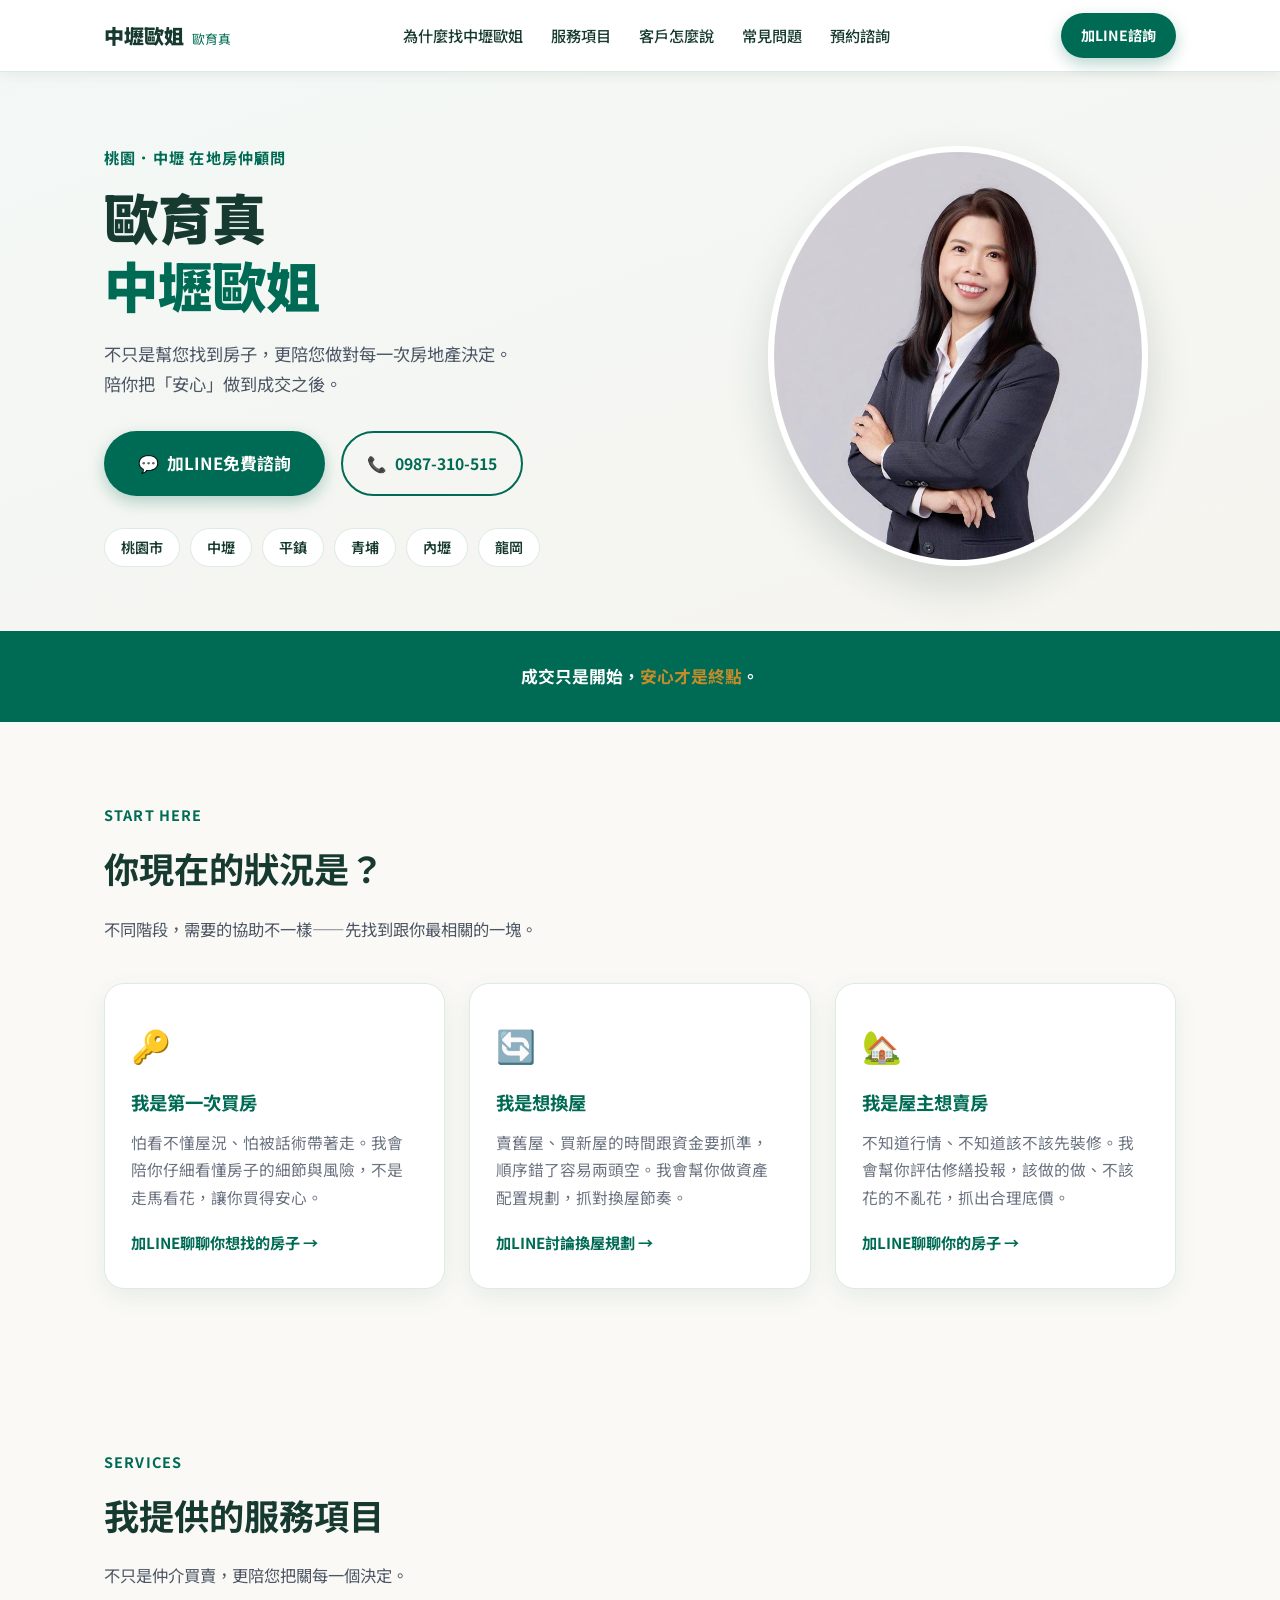
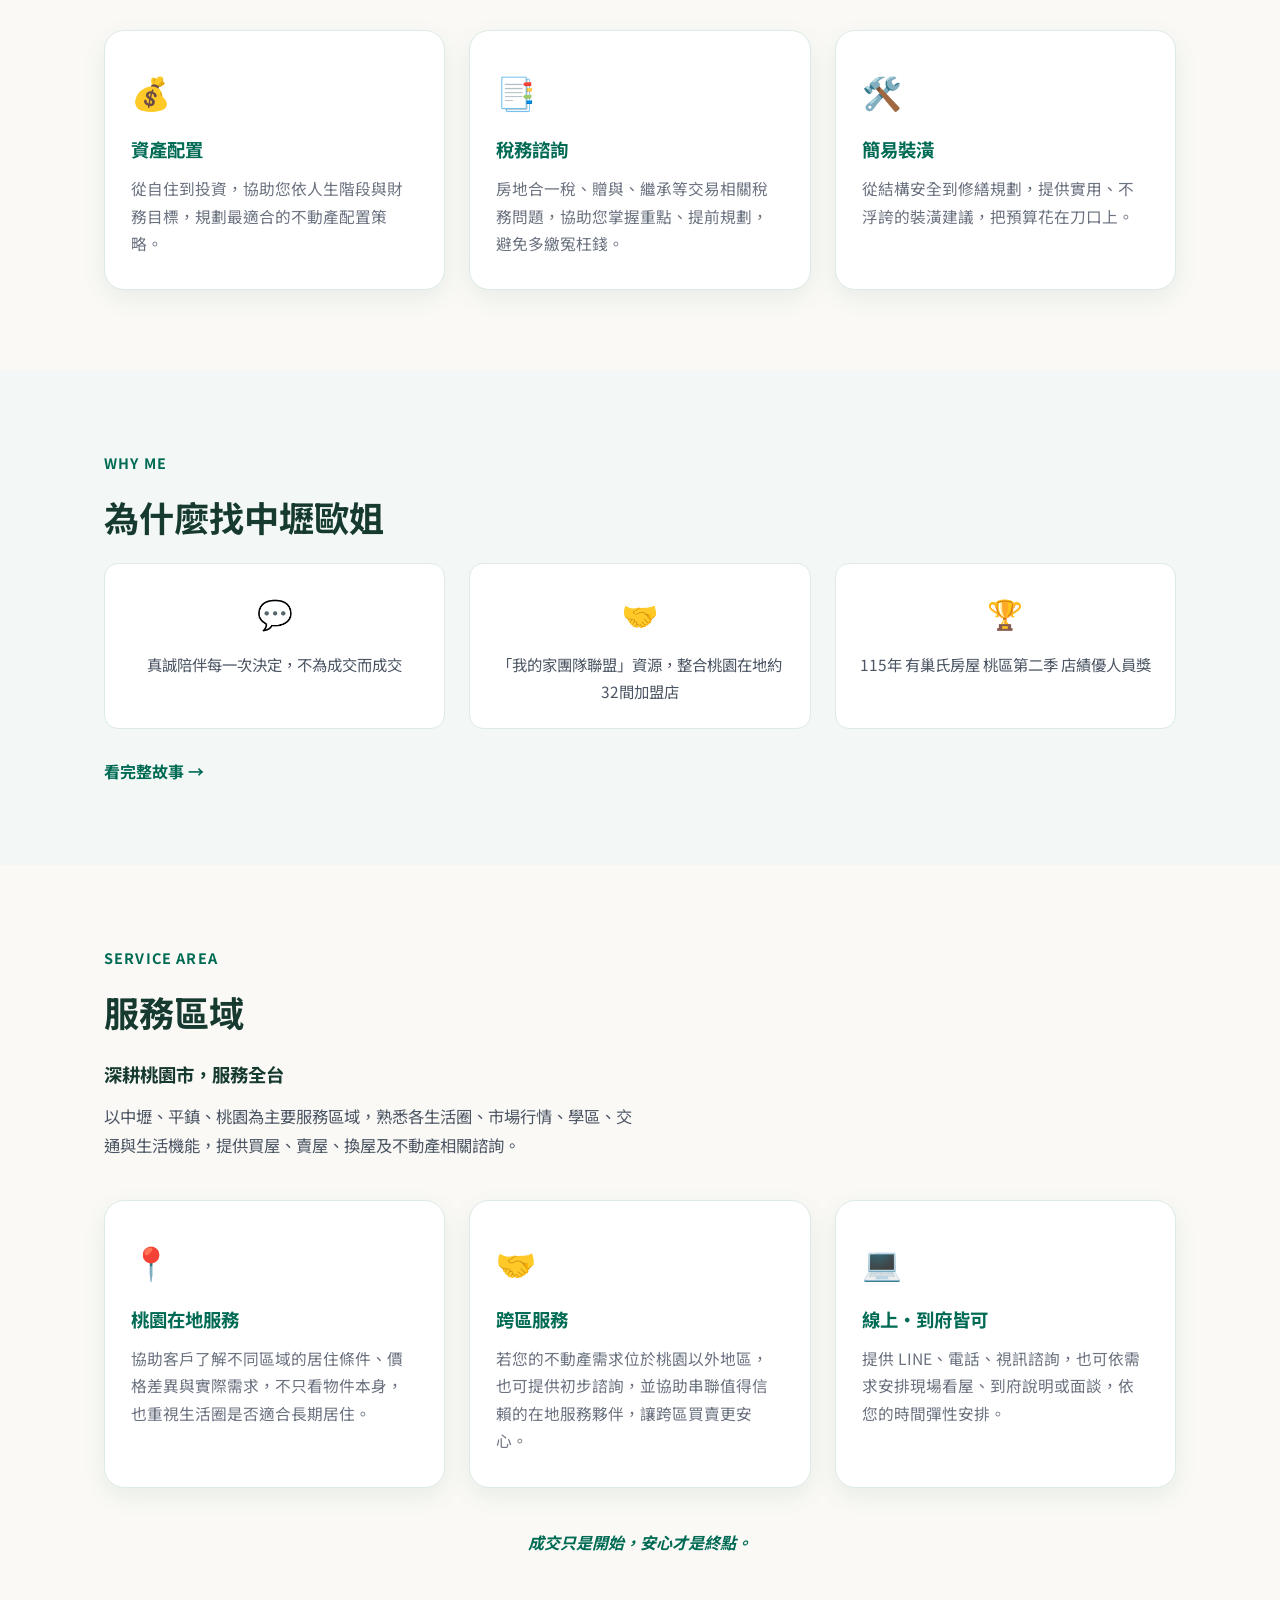
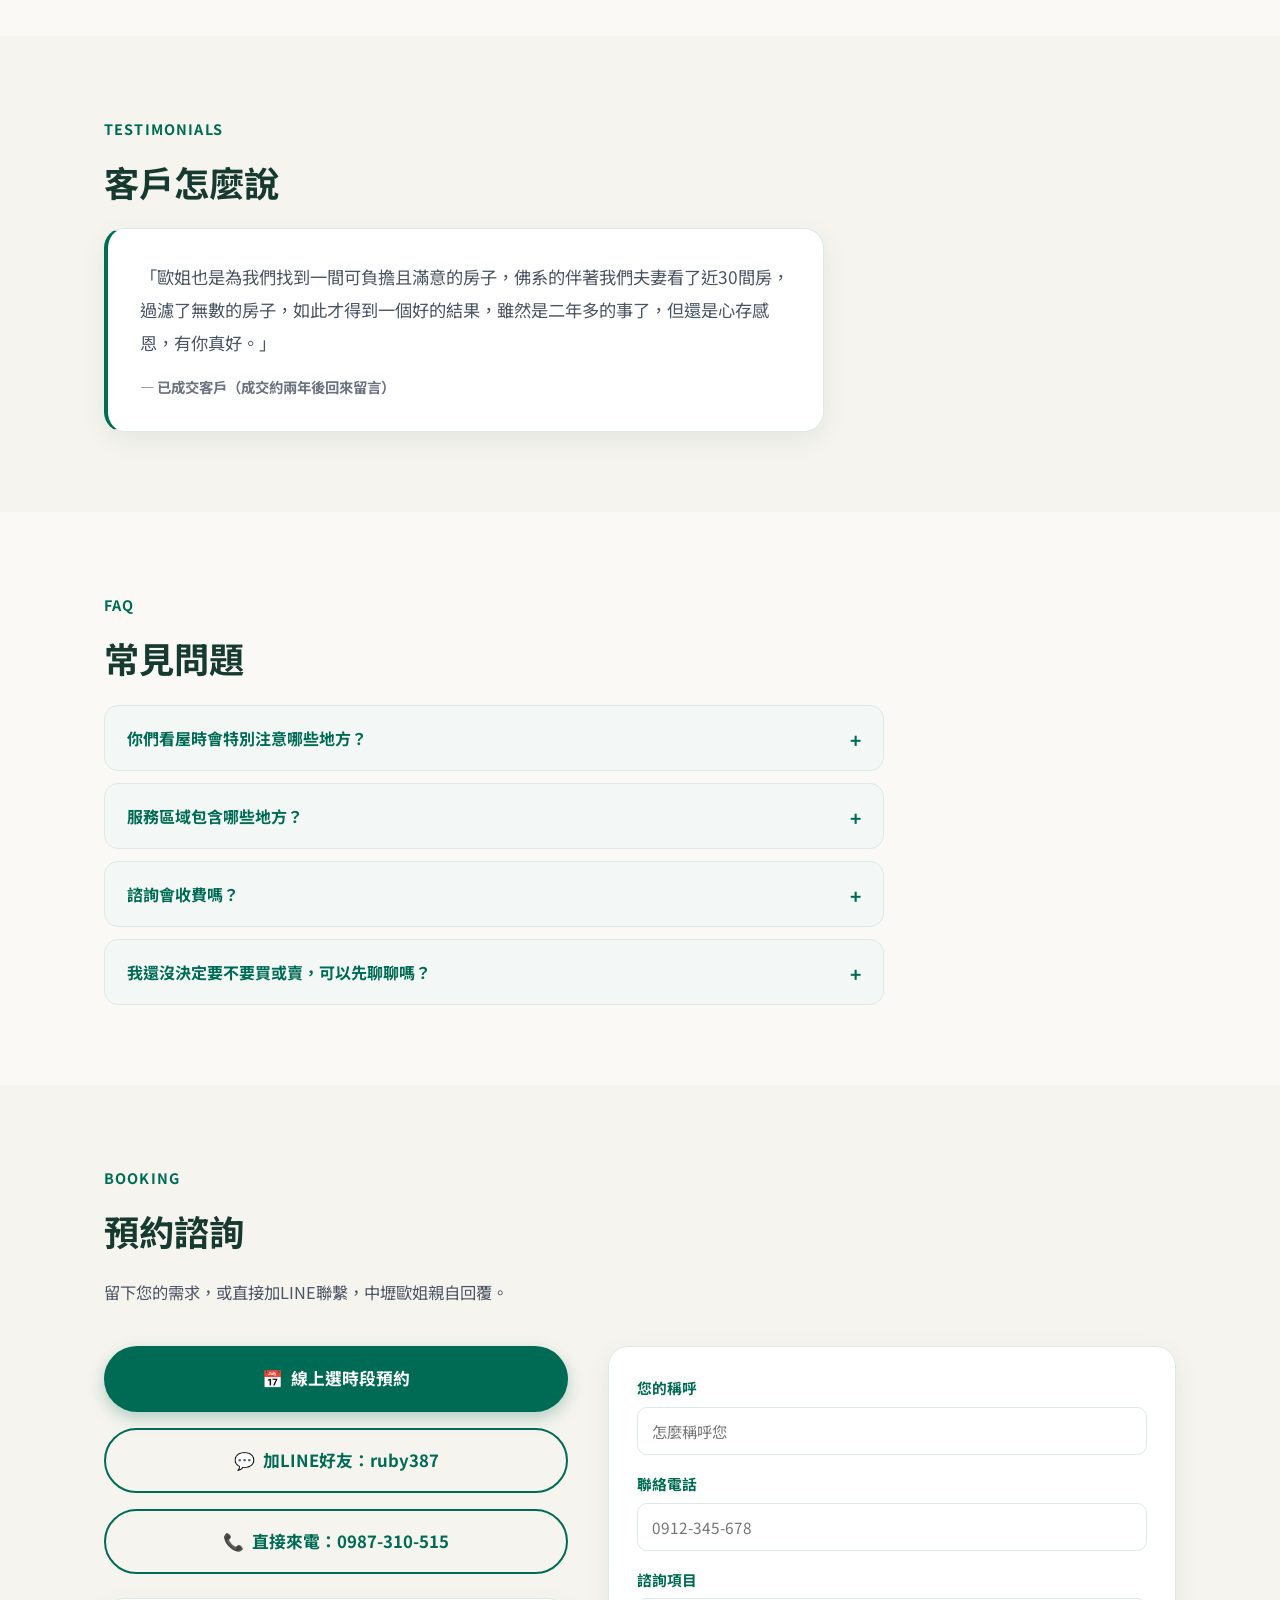
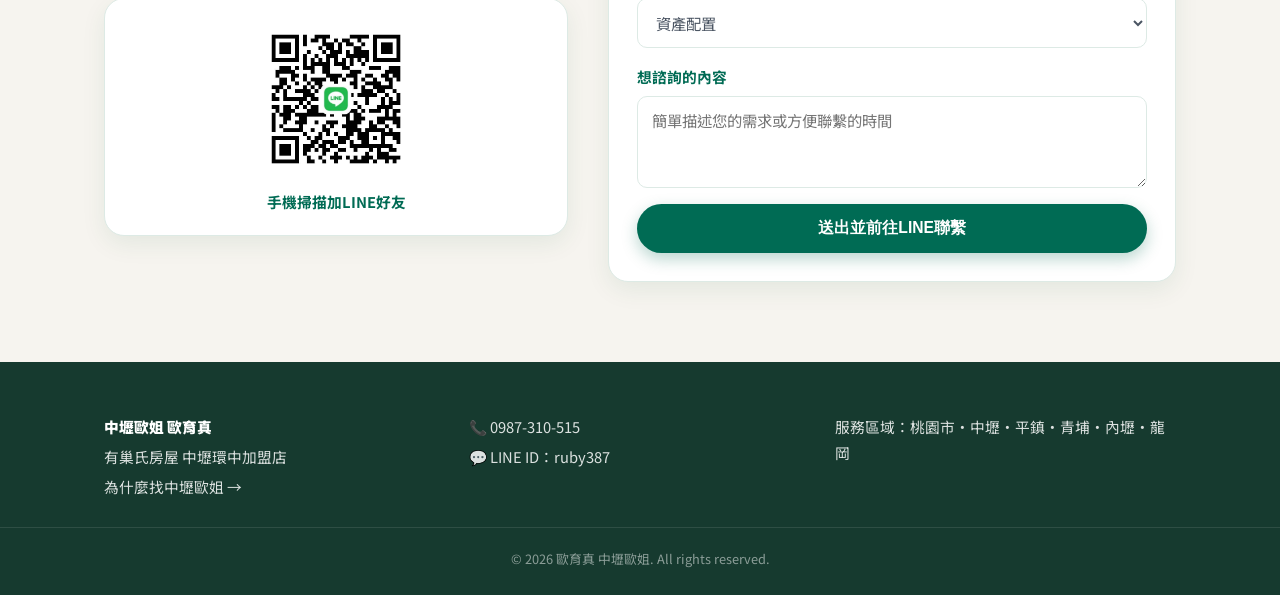
<file: index.html>
<!DOCTYPE html>
<html lang="zh-Hant-TW">
<head>
<meta charset="UTF-8">
<meta name="viewport" content="width=device-width, initial-scale=1.0">
<title>中壢歐姐 歐育真｜桃園中壢房仲｜資產配置・稅務諮詢・簡易裝潢</title>
<meta name="description" content="歐育真（中壢歐姐），有巢氏房屋資深房仲，深耕桃園市、中壢、平鎮、青埔、內壢、龍岡。提供資產配置、稅務諮詢、簡易裝潢服務，25年+工程與建築背景，看屋更懂結構與風險。加LINE免費諮詢。">
<meta name="keywords" content="中壢歐姐,歐育真,桃園房仲,中壢房仲,平鎮房仲,青埔房仲,內壢房仲,龍岡房仲,資產配置,稅務諮詢,簡易裝潢,有巢氏房屋">
<meta name="author" content="歐育真">
<link rel="canonical" href="https://sataco0515.github.io/ouyuzhen-realty/">

<!-- Open Graph -->
<meta property="og:type" content="profile">
<meta property="og:locale" content="zh_TW">
<meta property="og:site_name" content="中壢歐姐 歐育真">
<meta property="og:title" content="中壢歐姐 歐育真｜桃園中壢房仲｜資產配置・稅務諮詢・簡易裝潢">
<meta property="og:description" content="深耕桃園市、中壢、平鎮、青埔、內壢、龍岡。25年+工程與建築背景，資產配置、稅務諮詢、簡易裝潢，加LINE免費諮詢。">
<meta property="og:image" content="https://sataco0515.github.io/ouyuzhen-realty/assets/img/profile-photo-web.jpg">
<meta property="og:url" content="https://sataco0515.github.io/ouyuzhen-realty/">

<!-- Twitter -->
<meta name="twitter:card" content="summary_large_image">
<meta name="twitter:title" content="中壢歐姐 歐育真｜桃園中壢房仲">
<meta name="twitter:description" content="資產配置・稅務諮詢・簡易裝潢｜25年+工程與建築背景｜加LINE免費諮詢">
<meta name="twitter:image" content="https://sataco0515.github.io/ouyuzhen-realty/assets/img/profile-photo-web.jpg">

<link rel="icon" href="assets/img/favicon.svg" type="image/svg+xml">
<link rel="preconnect" href="https://fonts.googleapis.com">
<link rel="preconnect" href="https://fonts.gstatic.com" crossorigin>
<link href="https://fonts.googleapis.com/css2?family=Noto+Sans+TC:wght@400;500;700;900&display=swap" rel="stylesheet">
<link rel="stylesheet" href="assets/css/style.css">

<script type="application/ld+json">
{
  "@context": "https://schema.org",
  "@type": "RealEstateAgent",
  "name": "歐育真",
  "alternateName": "中壢歐姐",
  "image": "https://sataco0515.github.io/ouyuzhen-realty/assets/img/profile-photo-web.jpg",
  "url": "https://sataco0515.github.io/ouyuzhen-realty/",
  "telephone": "+886-987-310-515",
  "areaServed": ["桃園市", "中壢區", "平鎮區", "青埔", "內壢", "龍岡"],
  "address": {
    "@type": "PostalAddress",
    "addressRegion": "桃園市",
    "addressCountry": "TW"
  },
  "sameAs": [
    "https://line.me/ti/p/~ruby387"
  ],
  "worksFor": {
    "@type": "Organization",
    "name": "有巢氏房屋 中壢環中加盟店"
  },
  "knowsAbout": ["資產配置", "稅務諮詢", "簡易裝潢", "不動產買賣"]
}
</script>
<script type="application/ld+json">
{
  "@context": "https://schema.org",
  "@type": "FAQPage",
  "mainEntity": [
    {
      "@type": "Question",
      "name": "你們看屋時會特別注意哪些地方？",
      "acceptedAnswer": { "@type": "Answer", "text": "多年現場實務經驗，讓我在服務客戶時，更重視屋況細節與交易風險，看屋時會特別留意結構、漏水痕跡與修繕成本是否合理。" }
    },
    {
      "@type": "Question",
      "name": "服務區域包含哪些地方？",
      "acceptedAnswer": { "@type": "Answer", "text": "主要服務桃園市、中壢、平鎮、青埔、內壢、龍岡等區域。" }
    },
    {
      "@type": "Question",
      "name": "諮詢會收費嗎？",
      "acceptedAnswer": { "@type": "Answer", "text": "加LINE的初步諮詢完全免費，可以先聊聊你的需求，後續若有委託服務會事先清楚說明，不會有隱藏收費。" }
    },
    {
      "@type": "Question",
      "name": "我還沒決定要不要買或賣，可以先聊聊嗎？",
      "acceptedAnswer": { "@type": "Answer", "text": "可以。很多人一開始只是想先了解行情或估價，不用馬上做決定，歡迎先加LINE聊聊現況。" }
    }
  ]
}
</script>
</head>
<body>

<a href="#main" class="skip-link">跳到主要內容</a>

<header class="site-header">
  <div class="container header-inner">
    <a href="#top" class="brand">中壢歐姐<span class="brand-sub">歐育真</span></a>
    <nav class="site-nav" id="site-nav" aria-label="主要導覽">
      <a href="about.html">為什麼找中壢歐姐</a>
      <a href="#services">服務項目</a>
      <a href="#testimonials">客戶怎麼說</a>
      <a href="#faq">常見問題</a>
      <a href="#booking">預約諮詢</a>
    </nav>
    <div class="header-actions">
      <a class="btn btn-accent btn-sm header-cta" href="https://line.me/ti/p/~ruby387" target="_blank" rel="noopener">加LINE諮詢</a>
      <button class="nav-toggle" id="nav-toggle" aria-label="開啟選單" aria-expanded="false" aria-controls="site-nav">
        <span></span><span></span><span></span>
      </button>
    </div>
  </div>
</header>

<main id="main">

  <!-- HERO -->
  <section class="hero" id="top">
    <div class="container hero-inner">
      <div class="hero-text">
        <p class="eyebrow">桃園．中壢 在地房仲顧問</p>
        <h1>歐育真<br><span class="accent-text">中壢歐姐</span></h1>
        <p class="hero-lede">不只是幫您找到房子，更陪您做對每一次房地產決定。<br>陪你把「安心」做到成交之後。</p>
        <div class="hero-cta">
          <a class="btn btn-accent btn-lg" href="https://line.me/ti/p/~ruby387" target="_blank" rel="noopener">
            <span aria-hidden="true">💬</span> 加LINE免費諮詢
          </a>
          <a class="btn btn-outline-invert" href="tel:0987310515">
            <span aria-hidden="true">📞</span> 0987-310-515
          </a>
        </div>
        <ul class="hero-tags" aria-label="服務區域">
          <li>桃園市</li><li>中壢</li><li>平鎮</li><li>青埔</li><li>內壢</li><li>龍岡</li>
        </ul>
      </div>
      <div class="hero-photo">
        <img src="assets/img/profile-photo-web.jpg" alt="歐育真（中壢歐姐）形象照" width="420" height="420">
      </div>
    </div>
  </section>

  <!-- 品牌標語 -->
  <div class="tagline-strip">
    <p>成交只是開始，<span class="accent-text-light">安心才是終點</span>。</p>
  </div>

  <!-- 分流卡片：我是誰 -->
  <section class="section" id="who-are-you">
    <div class="container">
      <p class="section-eyebrow">START HERE</p>
      <h2>你現在的狀況是？</h2>
      <p class="section-lede">不同階段，需要的協助不一樣——先找到跟你最相關的一塊。</p>
      <div class="audience-grid">
        <article class="audience-card">
          <div class="audience-icon">🔑</div>
          <h3>我是第一次買房</h3>
          <p>怕看不懂屋況、怕被話術帶著走。我會陪你仔細看懂房子的細節與風險，不是走馬看花，讓你買得安心。</p>
          <a class="audience-link" href="https://line.me/ti/p/~ruby387" target="_blank" rel="noopener">加LINE聊聊你想找的房子 →</a>
        </article>
        <article class="audience-card">
          <div class="audience-icon">🔄</div>
          <h3>我是想換屋</h3>
          <p>賣舊屋、買新屋的時間跟資金要抓準，順序錯了容易兩頭空。我會幫你做資產配置規劃，抓對換屋節奏。</p>
          <a class="audience-link" href="https://line.me/ti/p/~ruby387" target="_blank" rel="noopener">加LINE討論換屋規劃 →</a>
        </article>
        <article class="audience-card">
          <div class="audience-icon">🏡</div>
          <h3>我是屋主想賣房</h3>
          <p>不知道行情、不知道該不該先裝修。我會幫你評估修繕投報，該做的做、不該花的不亂花，抓出合理底價。</p>
          <a class="audience-link" href="https://line.me/ti/p/~ruby387" target="_blank" rel="noopener">加LINE聊聊你的房子 →</a>
        </article>
      </div>
    </div>
  </section>

  <!-- 服務項目 -->
  <section class="section" id="services">
    <div class="container">
      <p class="section-eyebrow">SERVICES</p>
      <h2>我提供的服務項目</h2>
      <p class="section-lede">不只是仲介買賣，更陪您把關每一個決定。</p>
      <div class="service-grid">
        <article class="service-card">
          <div class="service-icon">💰</div>
          <h3>資產配置</h3>
          <p>從自住到投資，協助您依人生階段與財務目標，規劃最適合的不動產配置策略。</p>
        </article>
        <article class="service-card">
          <div class="service-icon">📑</div>
          <h3>稅務諮詢</h3>
          <p>房地合一稅、贈與、繼承等交易相關稅務問題，協助您掌握重點、提前規劃，避免多繳冤枉錢。</p>
        </article>
        <article class="service-card">
          <div class="service-icon">🛠️</div>
          <h3>簡易裝潢</h3>
          <p>從結構安全到修繕規劃，提供實用、不浮誇的裝潢建議，把預算花在刀口上。</p>
        </article>
      </div>
    </div>
  </section>

  <!-- 信任區（濃縮版，完整故事在about.html） -->
  <section class="section section-dark" id="trust">
    <div class="container">
      <p class="section-eyebrow section-eyebrow-invert">WHY ME</p>
      <h2 class="invert">為什麼找中壢歐姐</h2>
      <div class="trust-grid">
        <div class="trust-item">
          <div class="trust-icon">💬</div>
          <p>真誠陪伴每一次決定，不為成交而成交</p>
        </div>
        <div class="trust-item">
          <div class="trust-icon">🤝</div>
          <p>「我的家團隊聯盟」資源，整合桃園在地約32間加盟店</p>
        </div>
        <div class="trust-item">
          <div class="trust-icon">🏆</div>
          <p>115年 有巢氏房屋 桃區第二季 店績優人員獎</p>
        </div>
      </div>
      <a class="link-more" href="about.html">看完整故事 →</a>
    </div>
  </section>

  <!-- 服務區域 -->
  <section class="section" id="service-area">
    <div class="container">
      <p class="section-eyebrow">SERVICE AREA</p>
      <h2>服務區域</h2>
      <p class="section-subhead">深耕桃園市，服務全台</p>
      <p class="section-lede">以中壢、平鎮、桃園為主要服務區域，熟悉各生活圈、市場行情、學區、交通與生活機能，提供買屋、賣屋、換屋及不動產相關諮詢。</p>
      <div class="service-grid">
        <article class="service-card">
          <div class="service-icon">📍</div>
          <h3>桃園在地服務</h3>
          <p>協助客戶了解不同區域的居住條件、價格差異與實際需求，不只看物件本身，也重視生活圈是否適合長期居住。</p>
        </article>
        <article class="service-card">
          <div class="service-icon">🤝</div>
          <h3>跨區服務</h3>
          <p>若您的不動產需求位於桃園以外地區，也可提供初步諮詢，並協助串聯值得信賴的在地服務夥伴，讓跨區買賣更安心。</p>
        </article>
        <article class="service-card">
          <div class="service-icon">💻</div>
          <h3>線上・到府皆可</h3>
          <p>提供 LINE、電話、視訊諮詢，也可依需求安排現場看屋、到府說明或面談，依您的時間彈性安排。</p>
        </article>
      </div>
      <p class="section-closing">成交只是開始，安心才是終點。</p>
    </div>
  </section>

  <!-- 客戶見證 -->
  <section class="section section-testimonials" id="testimonials">
    <div class="container">
      <p class="section-eyebrow">TESTIMONIALS</p>
      <h2>客戶怎麼說</h2>
      <div class="testimonial-card">
        <p class="testimonial-quote">「歐姐也是為我們找到一間可負擔且滿意的房子，佛系的伴著我們夫妻看了近30間房，過濾了無數的房子，如此才得到一個好的結果，雖然是二年多的事了，但還是心存感恩，有你真好。」</p>
        <p class="testimonial-attr">— 已成交客戶（成交約兩年後回來留言）</p>
      </div>
    </div>
  </section>

  <!-- FAQ -->
  <section class="section" id="faq">
    <div class="container">
      <p class="section-eyebrow">FAQ</p>
      <h2>常見問題</h2>
      <div class="faq-list">
        <details class="faq-item">
          <summary>你們看屋時會特別注意哪些地方？</summary>
          <p>多年現場實務經驗，讓我在服務客戶時，更重視屋況細節與交易風險，看屋時會特別留意結構、漏水痕跡與修繕成本是否合理。</p>
        </details>
        <details class="faq-item">
          <summary>服務區域包含哪些地方？</summary>
          <p>主要服務桃園市、中壢、平鎮、青埔、內壢、龍岡等區域。</p>
        </details>
        <details class="faq-item">
          <summary>諮詢會收費嗎？</summary>
          <p>加LINE的初步諮詢完全免費，可以先聊聊你的需求，後續若有委託服務會事先清楚說明，不會有隱藏收費。</p>
        </details>
        <details class="faq-item">
          <summary>我還沒決定要不要買或賣，可以先聊聊嗎？</summary>
          <p>可以。很多人一開始只是想先了解行情或估價，不用馬上做決定，歡迎先加LINE聊聊現況。</p>
        </details>
      </div>
    </div>
  </section>

  <!-- 預約系統 -->
  <section class="section section-booking" id="booking">
    <div class="container">
      <p class="section-eyebrow">BOOKING</p>
      <h2>預約諮詢</h2>
      <p class="section-lede">留下您的需求，或直接加LINE聯繫，中壢歐姐親自回覆。</p>

      <div class="booking-grid">
        <div class="booking-direct">
          <a class="btn btn-accent btn-lg" href="https://realtor-ai-booking.vercel.app/booking" target="_blank" rel="noopener">
            <span aria-hidden="true">📅</span> 線上選時段預約
          </a>
          <a class="btn btn-outline btn-lg" href="https://line.me/ti/p/~ruby387" target="_blank" rel="noopener">
            <span aria-hidden="true">💬</span> 加LINE好友：ruby387
          </a>
          <a class="btn btn-outline btn-lg" href="tel:0987310515">
            <span aria-hidden="true">📞</span> 直接來電：0987-310-515
          </a>
          <div class="qr-card">
            <img src="assets/img/line-qr.jpg" alt="加LINE好友 QRcode：ruby387" width="180" height="180">
            <p>手機掃描加LINE好友</p>
          </div>
        </div>

        <form class="booking-form" id="booking-form">
          <div class="form-row">
            <label for="name">您的稱呼</label>
            <input type="text" id="name" name="name" required placeholder="怎麼稱呼您">
          </div>
          <div class="form-row">
            <label for="phone">聯絡電話</label>
            <input type="tel" id="phone" name="phone" required placeholder="0912-345-678">
          </div>
          <div class="form-row">
            <label for="topic">諮詢項目</label>
            <select id="topic" name="topic">
              <option value="資產配置">資產配置</option>
              <option value="稅務諮詢">稅務諮詢</option>
              <option value="簡易裝潢">簡易裝潢</option>
              <option value="其他">其他</option>
            </select>
          </div>
          <div class="form-row">
            <label for="message">想諮詢的內容</label>
            <textarea id="message" name="message" rows="3" placeholder="簡單描述您的需求或方便聯繫的時間"></textarea>
          </div>
          <button type="submit" class="btn btn-accent btn-full">送出並前往LINE聯繫</button>
          <p class="form-hint" id="form-hint" hidden>已複製您的諮詢內容，請貼上傳送給中壢歐姐即可 👍</p>
        </form>
      </div>
    </div>
  </section>

</main>

<footer class="site-footer">
  <div class="container footer-inner">
    <div>
      <p class="footer-brand">中壢歐姐 歐育真</p>
      <p>有巢氏房屋 中壢環中加盟店</p>
      <p><a href="about.html">為什麼找中壢歐姐 →</a></p>
    </div>
    <div>
      <p>📞 0987-310-515</p>
      <p>💬 LINE ID：ruby387</p>
    </div>
    <div>
      <p>服務區域：桃園市・中壢・平鎮・青埔・內壢・龍岡</p>
    </div>
  </div>
  <p class="footer-copy">&copy; 2026 歐育真 中壢歐姐. All rights reserved.</p>
</footer>

<script src="assets/js/main.js"></script>
</body>
</html>
</file>
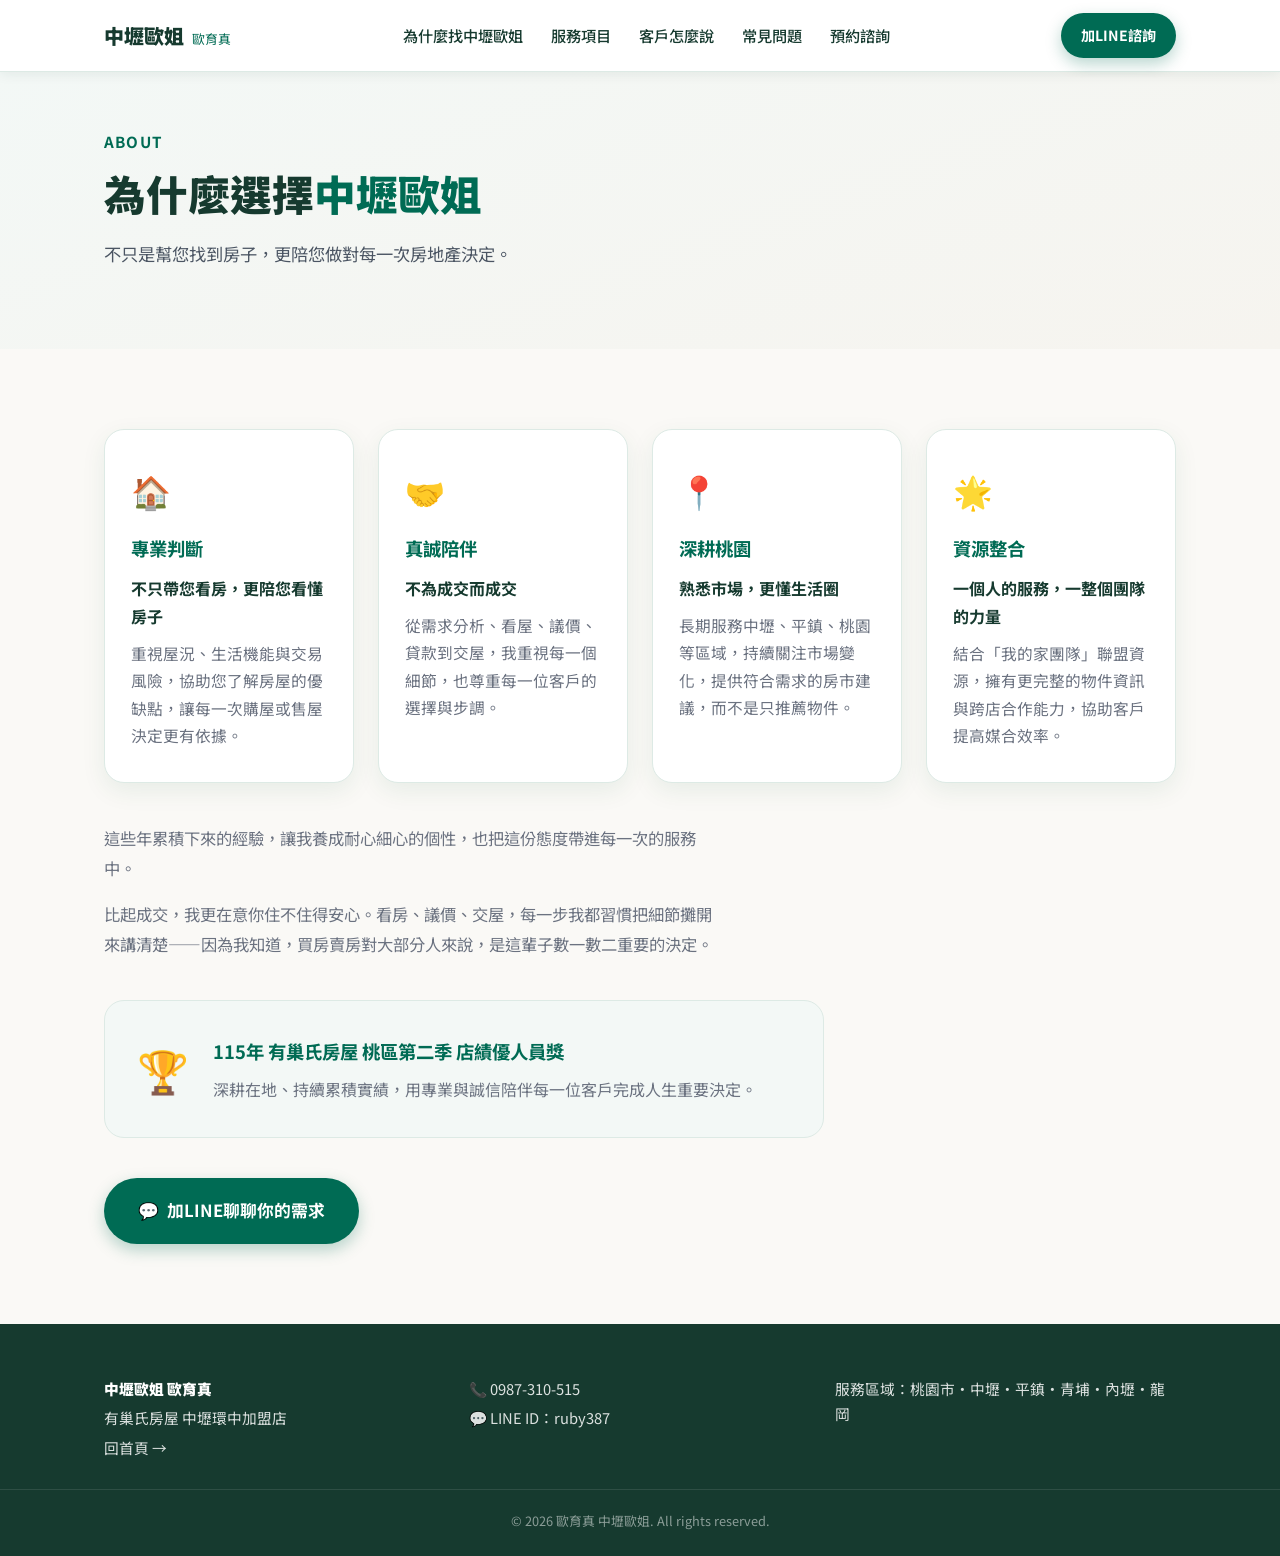
<file: about.html>
<!DOCTYPE html>
<html lang="zh-Hant-TW">
<head>
<meta charset="UTF-8">
<meta name="viewport" content="width=device-width, initial-scale=1.0">
<title>為什麼找中壢歐姐｜25年工程背景的陪伴型房仲｜歐育真</title>
<meta name="description" content="中壢歐姐歐育真，進入房仲業前有25年鋼鐵產業與建築帷幕工程經驗。看屋更懂結構安全、漏水、白蟻風險，陪你把安心做到成交之後。">
<meta name="author" content="歐育真">
<link rel="canonical" href="https://sataco0515.github.io/ouyuzhen-realty/about.html">

<meta property="og:type" content="article">
<meta property="og:locale" content="zh_TW">
<meta property="og:site_name" content="中壢歐姐 歐育真">
<meta property="og:title" content="為什麼找中壢歐姐｜25年工程背景的陪伴型房仲">
<meta property="og:description" content="進入房仲業前有25年鋼鐵產業與建築帷幕工程經驗。看屋更懂結構安全、漏水、白蟻風險。">
<meta property="og:image" content="https://sataco0515.github.io/ouyuzhen-realty/assets/img/profile-photo-web.jpg">
<meta property="og:url" content="https://sataco0515.github.io/ouyuzhen-realty/about.html">

<meta name="twitter:card" content="summary_large_image">
<meta name="twitter:title" content="為什麼找中壢歐姐｜25年工程背景的陪伴型房仲">
<meta name="twitter:image" content="https://sataco0515.github.io/ouyuzhen-realty/assets/img/profile-photo-web.jpg">

<link rel="icon" href="assets/img/favicon.svg" type="image/svg+xml">
<link rel="preconnect" href="https://fonts.googleapis.com">
<link rel="preconnect" href="https://fonts.gstatic.com" crossorigin>
<link href="https://fonts.googleapis.com/css2?family=Noto+Sans+TC:wght@400;500;700;900&display=swap" rel="stylesheet">
<link rel="stylesheet" href="assets/css/style.css">
</head>
<body>

<a href="#main" class="skip-link">跳到主要內容</a>

<header class="site-header">
  <div class="container header-inner">
    <a href="index.html#top" class="brand">中壢歐姐<span class="brand-sub">歐育真</span></a>
    <nav class="site-nav" id="site-nav" aria-label="主要導覽">
      <a href="about.html">為什麼找中壢歐姐</a>
      <a href="index.html#services">服務項目</a>
      <a href="index.html#testimonials">客戶怎麼說</a>
      <a href="index.html#faq">常見問題</a>
      <a href="index.html#booking">預約諮詢</a>
    </nav>
    <div class="header-actions">
      <a class="btn btn-accent btn-sm header-cta" href="https://line.me/ti/p/~ruby387" target="_blank" rel="noopener">加LINE諮詢</a>
      <button class="nav-toggle" id="nav-toggle" aria-label="開啟選單" aria-expanded="false" aria-controls="site-nav">
        <span></span><span></span><span></span>
      </button>
    </div>
  </div>
</header>

<main id="main">

  <!-- Page hero -->
  <section class="hero" style="padding: 56px 0 48px;">
    <div class="container">
      <p class="eyebrow">ABOUT</p>
      <h1 style="font-size: clamp(1.8rem, 4vw, 2.6rem);">為什麼選擇<span class="accent-text">中壢歐姐</span></h1>
      <p class="hero-lede">不只是幫您找到房子，更陪您做對每一次房地產決定。</p>
    </div>
  </section>

  <!-- 完整背景故事 -->
  <section class="section" id="story">
    <div class="container">
      <div class="service-grid about-grid">
        <article class="service-card">
          <div class="service-icon">🏠</div>
          <h3>專業判斷</h3>
          <p class="card-highlight">不只帶您看房，更陪您看懂房子</p>
          <p>重視屋況、生活機能與交易風險，協助您了解房屋的優缺點，讓每一次購屋或售屋決定更有依據。</p>
        </article>
        <article class="service-card">
          <div class="service-icon">🤝</div>
          <h3>真誠陪伴</h3>
          <p class="card-highlight">不為成交而成交</p>
          <p>從需求分析、看屋、議價、貸款到交屋，我重視每一個細節，也尊重每一位客戶的選擇與步調。</p>
        </article>
        <article class="service-card">
          <div class="service-icon">📍</div>
          <h3>深耕桃園</h3>
          <p class="card-highlight">熟悉市場，更懂生活圈</p>
          <p>長期服務中壢、平鎮、桃園等區域，持續關注市場變化，提供符合需求的房市建議，而不是只推薦物件。</p>
        </article>
        <article class="service-card">
          <div class="service-icon">🌟</div>
          <h3>資源整合</h3>
          <p class="card-highlight">一個人的服務，一整個團隊的力量</p>
          <p>結合「我的家團隊」聯盟資源，擁有更完整的物件資訊與跨店合作能力，協助客戶提高媒合效率。</p>
        </article>
      </div>

      <div class="about-story">
        <p>這些年累積下來的經驗，讓我養成耐心細心的個性，也把這份態度帶進每一次的服務中。</p>
        <p>比起成交，我更在意你住不住得安心。看房、議價、交屋，每一步我都習慣把細節攤開來講清楚——因為我知道，買房賣房對大部分人來說，是這輩子數一數二重要的決定。</p>
      </div>

      <div class="award-card" style="margin-top: 40px; background: var(--uch-bg-soft); border-color: var(--uch-border);">
        <div class="award-badge" aria-hidden="true">🏆</div>
        <div>
          <p class="award-title" style="color: var(--uch-primary);">115年 有巢氏房屋 桃區第二季 店績優人員獎</p>
          <p class="award-desc" style="color: var(--uch-text-muted);">深耕在地、持續累積實績，用專業與誠信陪伴每一位客戶完成人生重要決定。</p>
        </div>
      </div>

      <div style="margin-top: 40px;">
        <a class="btn btn-accent btn-lg" href="https://line.me/ti/p/~ruby387" target="_blank" rel="noopener">
          <span aria-hidden="true">💬</span> 加LINE聊聊你的需求
        </a>
      </div>
    </div>
  </section>

</main>

<footer class="site-footer">
  <div class="container footer-inner">
    <div>
      <p class="footer-brand">中壢歐姐 歐育真</p>
      <p>有巢氏房屋 中壢環中加盟店</p>
      <p><a href="index.html#top">回首頁 →</a></p>
    </div>
    <div>
      <p>📞 0987-310-515</p>
      <p>💬 LINE ID：ruby387</p>
    </div>
    <div>
      <p>服務區域：桃園市・中壢・平鎮・青埔・內壢・龍岡</p>
    </div>
  </div>
  <p class="footer-copy">&copy; 2026 歐育真 中壢歐姐. All rights reserved.</p>
</footer>

<script src="assets/js/main.js"></script>
</body>
</html>
</file>
<file: assets/css/style.css>
:root {
  /* ---- Design System：品牌暖色調色盤 ---- */
  --color-bg-main: #FAF9F6;
  --color-bg-white: #FFFFFF;
  --color-bg-soft: #F6F4EF;
  --color-bg-green-soft: #F3F8F6;

  --color-brand: #006B54;
  --color-brand-dark: #005544;
  --color-heading: #163A2F;

  --color-text: #4B5563;
  --color-text-muted: #6B7280;

  --color-border: #DDEAE5;
  --color-accent: #C58C2B;

  /* ---- 既有元件沿用別名（避免大改元件CSS，統一指向新色盤） ---- */
  --uch-primary: var(--color-brand);
  --uch-secondary: var(--color-brand);
  --uch-accent: var(--color-brand);
  --uch-white: var(--color-bg-white);

  --uch-bg-soft: var(--color-bg-green-soft);
  --uch-border: var(--color-border);
  --uch-text: var(--color-text);
  --uch-text-muted: var(--color-text-muted);

  --radius-lg: 20px;
  --radius-md: 14px;
  --radius-sm: 10px;
  --shadow-card: 0 8px 24px rgba(0, 83, 53, 0.08);
  --header-h: 72px;
}

* { box-sizing: border-box; }

html { scroll-behavior: smooth; scroll-padding-top: var(--header-h); }

body {
  margin: 0;
  font-family: "Noto Sans TC", "Microsoft JhengHei UI", sans-serif;
  color: var(--color-text);
  background: var(--color-bg-main);
  line-height: 1.75;
  -webkit-font-smoothing: antialiased;
}

img { max-width: 100%; display: block; }

.container {
  width: 100%;
  max-width: 1120px;
  margin: 0 auto;
  padding: 0 24px;
}

.skip-link {
  position: absolute;
  left: -9999px;
  top: 0;
  background: var(--uch-white);
  color: var(--uch-primary);
  padding: 12px 20px;
  border-radius: var(--radius-sm);
  z-index: 200;
}
.skip-link:focus { left: 16px; top: 16px; }

/* Header */
.site-header {
  position: sticky;
  top: 0;
  z-index: 100;
  height: var(--header-h);
  background: var(--color-bg-white);
  display: flex;
  align-items: center;
  box-shadow: 0 2px 12px rgba(22, 58, 47, 0.08);
  border-bottom: 1px solid var(--color-border);
}
.header-inner {
  display: flex;
  align-items: center;
  justify-content: space-between;
  gap: 16px;
}
.brand {
  color: var(--color-heading);
  font-weight: 900;
  font-size: 1.25rem;
  text-decoration: none;
  display: flex;
  align-items: baseline;
  gap: 8px;
  white-space: nowrap;
}
.brand-sub {
  font-size: 0.8rem;
  font-weight: 400;
  color: var(--color-brand);
}
.site-nav {
  display: flex;
  gap: 28px;
  flex: 1;
  justify-content: center;
}
.site-nav a {
  color: var(--color-heading);
  text-decoration: none;
  font-size: 0.95rem;
  font-weight: 500;
  transition: color .2s;
}
.site-nav a:hover { color: var(--color-brand); }

.header-actions {
  display: flex;
  align-items: center;
  gap: 12px;
  flex-shrink: 0;
}
.nav-toggle {
  display: none;
  flex-direction: column;
  justify-content: center;
  gap: 5px;
  width: 36px;
  height: 36px;
  padding: 0;
  background: transparent;
  border: none;
  cursor: pointer;
}
.nav-toggle span {
  display: block;
  width: 100%;
  height: 2px;
  background: var(--color-heading);
  border-radius: 2px;
  transition: transform .2s ease, opacity .2s ease;
}
.nav-toggle[aria-expanded="true"] span:nth-child(1) { transform: translateY(7px) rotate(45deg); }
.nav-toggle[aria-expanded="true"] span:nth-child(2) { opacity: 0; }
.nav-toggle[aria-expanded="true"] span:nth-child(3) { transform: translateY(-7px) rotate(-45deg); }

/* Buttons */
.btn {
  display: inline-flex;
  align-items: center;
  justify-content: center;
  gap: 8px;
  padding: 12px 24px;
  border-radius: 999px;
  font-weight: 700;
  font-size: 0.98rem;
  text-decoration: none;
  border: 2px solid transparent;
  cursor: pointer;
  transition: transform .15s ease, box-shadow .15s ease, opacity .15s ease;
  white-space: nowrap;
}
.btn:hover { transform: translateY(-2px); }
.btn-sm { padding: 8px 18px; font-size: 0.88rem; }
.btn-lg { padding: 16px 32px; font-size: 1.05rem; }
.btn-full { width: 100%; }

.btn-accent {
  background: var(--color-brand);
  color: var(--color-bg-white);
  box-shadow: 0 6px 16px rgba(0,107,84,0.28);
}
.btn-accent:hover {
  background: var(--color-brand-dark);
  box-shadow: 0 10px 22px rgba(0,107,84,0.36);
}

.btn-outline {
  background: transparent;
  color: var(--color-brand);
  border-color: var(--color-brand);
}
.btn-outline:hover { background: var(--color-bg-green-soft); }

.btn-outline-invert {
  background: transparent;
  color: var(--color-brand);
  border-color: var(--color-brand);
}
.btn-outline-invert:hover { background: var(--color-bg-green-soft); }

.header-cta { flex-shrink: 0; }

/* Hero */
.hero {
  background: linear-gradient(160deg, var(--color-bg-green-soft) 0%, var(--color-bg-soft) 100%);
  color: var(--color-heading);
  padding: 72px 0 64px;
}
.hero-inner {
  display: grid;
  grid-template-columns: 1.15fr 0.85fr;
  gap: 48px;
  align-items: center;
}
.eyebrow {
  color: var(--color-brand);
  font-weight: 700;
  letter-spacing: 0.08em;
  margin: 0 0 12px;
  font-size: 0.95rem;
}
.hero h1 {
  font-size: clamp(2.2rem, 4.5vw, 3.4rem);
  line-height: 1.25;
  margin: 0 0 20px;
  font-weight: 900;
  color: var(--color-heading);
}
.accent-text { color: var(--color-brand); }
.hero-lede {
  font-size: 1.08rem;
  color: var(--color-text);
  max-width: 46ch;
  margin: 0 0 32px;
}
.hero-cta {
  display: flex;
  gap: 16px;
  flex-wrap: wrap;
  margin-bottom: 32px;
}
.hero-tags {
  list-style: none;
  display: flex;
  flex-wrap: wrap;
  gap: 10px;
  padding: 0;
  margin: 0;
}
.hero-tags li {
  background: var(--color-bg-white);
  border: 1px solid var(--color-border);
  color: var(--color-heading);
  font-weight: 600;
  padding: 6px 16px;
  border-radius: 999px;
  font-size: 0.88rem;
}
.hero-photo {
  justify-self: center;
}
.hero-photo img {
  width: 100%;
  max-width: 380px;
  aspect-ratio: 1 / 1;
  object-fit: cover;
  object-position: top center;
  border-radius: 50%;
  border: 6px solid var(--color-bg-white);
  box-shadow: 0 20px 44px rgba(22, 58, 47, 0.16);
}

/* Sections */
.section { padding: 80px 0; }
.section-eyebrow {
  color: var(--color-brand);
  font-weight: 700;
  letter-spacing: 0.08em;
  font-size: 0.9rem;
  margin: 0 0 10px;
}
.section-eyebrow-invert { color: var(--color-brand); }
.section h2 {
  font-size: clamp(1.6rem, 3vw, 2.2rem);
  margin: 0 0 16px;
  color: var(--color-heading);
}
.section h2.invert { color: var(--color-heading); }
.section-lede {
  color: var(--color-text);
  max-width: 60ch;
  margin: 0 0 40px;
  font-size: 1.02rem;
}
.section-subhead {
  color: var(--color-heading);
  font-weight: 700;
  font-size: 1.15rem;
  margin: 0 0 12px;
}
.section-closing {
  margin: 40px 0 0;
  color: var(--color-brand);
  font-weight: 700;
  font-style: italic;
  text-align: center;
}

/* Service area */
.area-grid {
  display: grid;
  grid-template-columns: repeat(auto-fit, minmax(140px, 1fr));
  gap: 16px;
}
.area-card {
  background: var(--uch-bg-soft);
  border: 1px solid var(--uch-border);
  border-radius: var(--radius-md);
  padding: 22px 16px;
  text-align: center;
  font-weight: 700;
  color: var(--uch-primary);
  display: flex;
  flex-direction: column;
  align-items: center;
  gap: 8px;
  transition: transform .15s ease, box-shadow .15s ease;
}
.area-card:hover { transform: translateY(-4px); box-shadow: var(--shadow-card); }
.area-icon { font-size: 1.4rem; }

/* Achievements */
.section-dark {
  background: var(--color-bg-green-soft);
  color: var(--color-heading);
}
.award-card {
  background: var(--color-bg-white);
  border: 1px solid var(--color-border);
  border-radius: var(--radius-lg);
  padding: 32px;
  display: flex;
  align-items: center;
  gap: 24px;
  max-width: 720px;
}
.award-badge {
  font-size: 2.6rem;
  flex-shrink: 0;
}
.award-title {
  font-size: 1.15rem;
  font-weight: 700;
  margin: 0 0 8px;
  color: var(--color-heading);
}
.award-desc {
  margin: 0;
  color: var(--color-text);
}

/* Services */
.service-grid {
  display: grid;
  grid-template-columns: repeat(auto-fit, minmax(240px, 1fr));
  gap: 24px;
}
.service-card {
  background: var(--uch-white);
  border: 1px solid var(--uch-border);
  border-radius: var(--radius-lg);
  padding: 32px 26px;
  box-shadow: var(--shadow-card);
  transition: transform .15s ease;
}
.service-card:hover { transform: translateY(-4px); }
.service-icon {
  font-size: 2rem;
  margin-bottom: 14px;
}
.service-card h3 {
  color: var(--uch-primary);
  margin: 0 0 10px;
  font-size: 1.15rem;
}
.service-card p {
  color: var(--uch-text-muted);
  margin: 0;
  font-size: 0.98rem;
}
.service-card p.card-highlight {
  color: var(--color-heading);
  font-weight: 700;
  font-size: 1rem;
  margin: 0 0 10px;
}
.area-tags {
  margin-top: 16px;
  margin-bottom: 0;
}
.area-tags li {
  background: var(--uch-bg-soft);
  border-color: var(--uch-border);
  color: var(--uch-primary);
  font-weight: 700;
}

/* About */
.about-grid { margin-bottom: 40px; }
.about-story p {
  color: var(--uch-text-muted);
  max-width: 68ch;
  margin: 0 0 16px;
  font-size: 1.02rem;
  line-height: 1.85;
}
.about-story p:last-child { margin-bottom: 0; }

/* Booking */
.section-booking { background: var(--color-bg-soft); }
.booking-grid {
  display: grid;
  grid-template-columns: 0.9fr 1.1fr;
  gap: 40px;
  align-items: start;
}
.booking-direct {
  display: flex;
  flex-direction: column;
  gap: 16px;
}
.qr-card {
  background: var(--uch-white);
  border: 1px solid var(--uch-border);
  border-radius: var(--radius-lg);
  box-shadow: var(--shadow-card);
  padding: 20px;
  text-align: center;
  display: flex;
  flex-direction: column;
  align-items: center;
  gap: 10px;
  margin-top: 8px;
}
.qr-card img {
  width: 160px;
  height: 160px;
  border-radius: var(--radius-sm);
}
.qr-card p {
  margin: 0;
  color: var(--uch-primary);
  font-weight: 700;
  font-size: 0.92rem;
}
.booking-form {
  background: var(--uch-white);
  border: 1px solid var(--uch-border);
  border-radius: var(--radius-lg);
  padding: 28px;
  box-shadow: var(--shadow-card);
  display: flex;
  flex-direction: column;
  gap: 16px;
}
.form-row {
  display: flex;
  flex-direction: column;
  gap: 6px;
}
.form-row label {
  font-weight: 700;
  font-size: 0.92rem;
  color: var(--uch-primary);
}
.form-row input,
.form-row select,
.form-row textarea {
  border: 1px solid var(--color-border);
  border-radius: var(--radius-sm);
  padding: 12px 14px;
  font-family: inherit;
  font-size: 0.96rem;
  color: var(--color-text);
  background: var(--color-bg-white);
  resize: vertical;
}
.form-row input:focus,
.form-row select:focus,
.form-row textarea:focus {
  outline: 2px solid var(--color-brand);
  outline-offset: 1px;
}
.form-hint {
  margin: 0;
  color: var(--uch-secondary);
  font-weight: 700;
  font-size: 0.92rem;
}

/* Footer */
.site-footer {
  background: var(--color-heading);
  color: rgba(255,255,255,0.85);
  padding: 48px 0 24px;
}
.footer-inner {
  display: grid;
  grid-template-columns: repeat(auto-fit, minmax(200px, 1fr));
  gap: 24px;
  margin-bottom: 24px;
}
.footer-brand {
  color: var(--color-bg-white);
  font-weight: 900;
  font-size: 1.2rem;
  margin: 0 0 6px;
}
.footer-inner p { margin: 4px 0; font-size: 0.92rem; }
.footer-inner a { color: rgba(255,255,255,0.85); text-decoration: none; }
.footer-inner a:hover { color: var(--color-bg-main); text-decoration: underline; }
.footer-copy {
  text-align: center;
  font-size: 0.8rem;
  color: rgba(255,255,255,0.5);
  margin: 0;
  padding-top: 20px;
  border-top: 1px solid rgba(255,255,255,0.1);
}

/* Tagline strip */
.tagline-strip {
  background: var(--color-brand);
  color: var(--color-bg-white);
  text-align: center;
  padding: 14px 24px;
  font-weight: 700;
  font-size: 1.05rem;
}
.accent-text-light { color: var(--color-accent); }

/* Audience cards */
.audience-grid {
  display: grid;
  grid-template-columns: repeat(auto-fit, minmax(260px, 1fr));
  gap: 24px;
}
.audience-card {
  background: var(--uch-white);
  border: 1px solid var(--uch-border);
  border-radius: var(--radius-lg);
  padding: 32px 26px;
  box-shadow: var(--shadow-card);
  display: flex;
  flex-direction: column;
}
.audience-icon { font-size: 2rem; margin-bottom: 14px; }
.audience-card h3 {
  color: var(--uch-primary);
  margin: 0 0 10px;
  font-size: 1.15rem;
}
.audience-card p {
  color: var(--uch-text-muted);
  margin: 0 0 18px;
  font-size: 0.98rem;
  flex-grow: 1;
}
.audience-link {
  color: var(--uch-accent);
  font-weight: 700;
  text-decoration: none;
  font-size: 0.95rem;
}
.audience-link:hover { text-decoration: underline; }

/* Trust (condensed) */
.trust-grid {
  display: grid;
  grid-template-columns: repeat(auto-fit, minmax(220px, 1fr));
  gap: 24px;
  margin-bottom: 28px;
}
.trust-item {
  background: var(--color-bg-white);
  border: 1px solid var(--color-border);
  border-radius: var(--radius-md);
  padding: 24px 20px;
  text-align: center;
}
.trust-icon { font-size: 1.8rem; margin-bottom: 12px; }
.trust-item p { margin: 0; color: var(--color-text); font-size: 0.96rem; }
.link-more {
  color: var(--color-brand);
  font-weight: 700;
  text-decoration: none;
}
.link-more:hover { text-decoration: underline; }

/* Testimonials */
.section-testimonials { background: var(--color-bg-soft); }
.testimonial-card {
  background: var(--uch-white);
  border: 1px solid var(--uch-border);
  border-left: 4px solid var(--uch-secondary);
  border-radius: var(--radius-lg);
  padding: 32px;
  box-shadow: var(--shadow-card);
  max-width: 720px;
}
.testimonial-quote {
  font-size: 1.08rem;
  color: var(--uch-text);
  margin: 0 0 14px;
  line-height: 1.9;
}
.testimonial-attr {
  margin: 0;
  color: var(--uch-text-muted);
  font-size: 0.9rem;
  font-weight: 700;
}

/* FAQ */
.faq-list {
  display: flex;
  flex-direction: column;
  gap: 12px;
  max-width: 780px;
}
.faq-item {
  background: var(--uch-bg-soft);
  border: 1px solid var(--uch-border);
  border-radius: var(--radius-md);
  padding: 18px 22px;
}
.faq-item summary {
  cursor: pointer;
  font-weight: 700;
  color: var(--uch-primary);
  list-style: none;
  position: relative;
  padding-right: 28px;
}
.faq-item summary::-webkit-details-marker { display: none; }
.faq-item summary::after {
  content: "+";
  position: absolute;
  right: 0;
  top: 0;
  font-size: 1.2rem;
  color: var(--uch-accent);
}
.faq-item[open] summary::after { content: "−"; }
.faq-item p {
  margin: 14px 0 0;
  color: var(--uch-text-muted);
}

/* Responsive */
@media (max-width: 860px) {
  .nav-toggle { display: flex; }
  .site-nav {
    display: none;
    position: absolute;
    top: var(--header-h);
    left: 0;
    right: 0;
    background: var(--color-bg-white);
    flex-direction: column;
    gap: 0;
    padding: 8px 0 16px;
    box-shadow: 0 12px 20px rgba(22, 58, 47, 0.12);
    border-bottom: 1px solid var(--color-border);
  }
  .site-nav.is-open { display: flex; }
  .site-nav a {
    padding: 14px 24px;
    border-top: 1px solid var(--color-border);
  }
  .hero-inner { grid-template-columns: 1fr; text-align: center; }
  .hero-lede { margin-left: auto; margin-right: auto; }
  .hero-cta, .hero-tags { justify-content: center; }
  .hero-photo { order: -1; }
  .hero-photo img { max-width: 260px; }
  .booking-grid { grid-template-columns: 1fr; }
  .award-card { flex-direction: column; text-align: center; }
}

@media (max-width: 480px) {
  .section { padding: 56px 0; }
  .btn-lg { width: 100%; }
}
</file>
